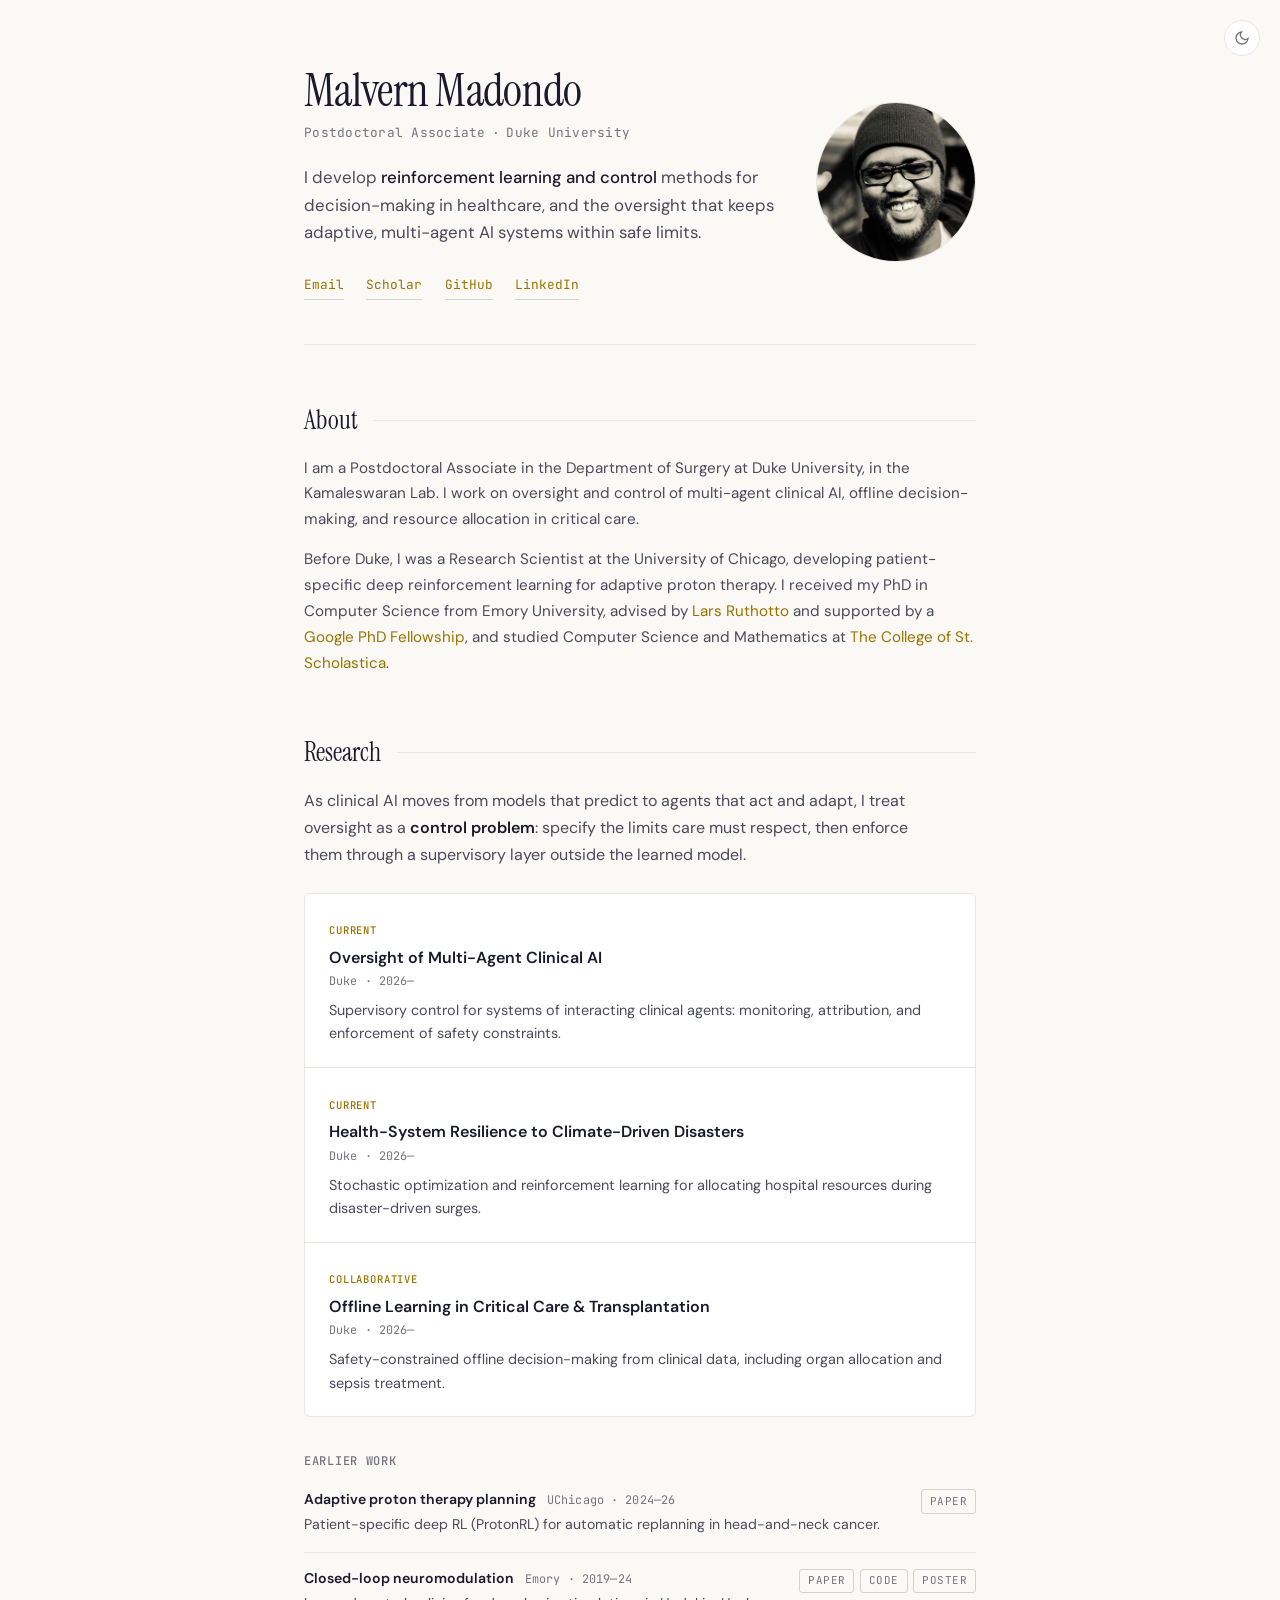
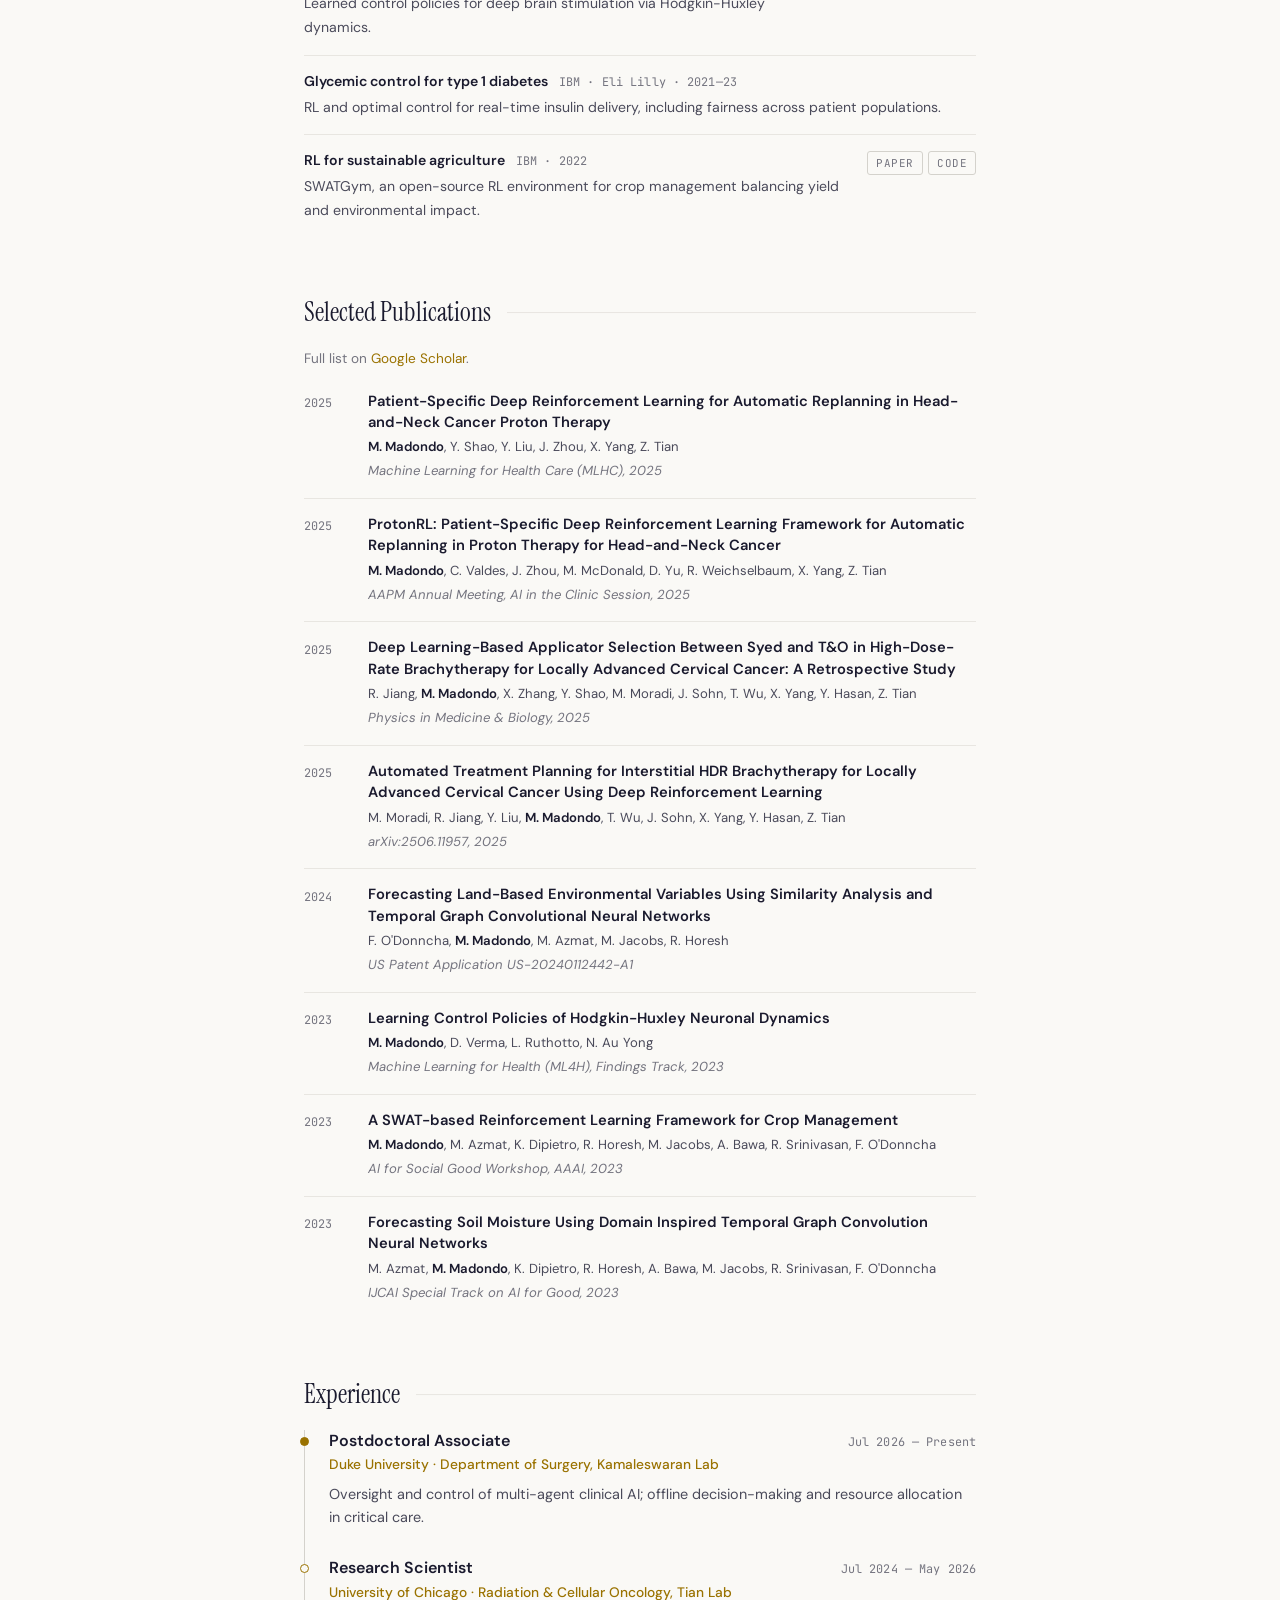
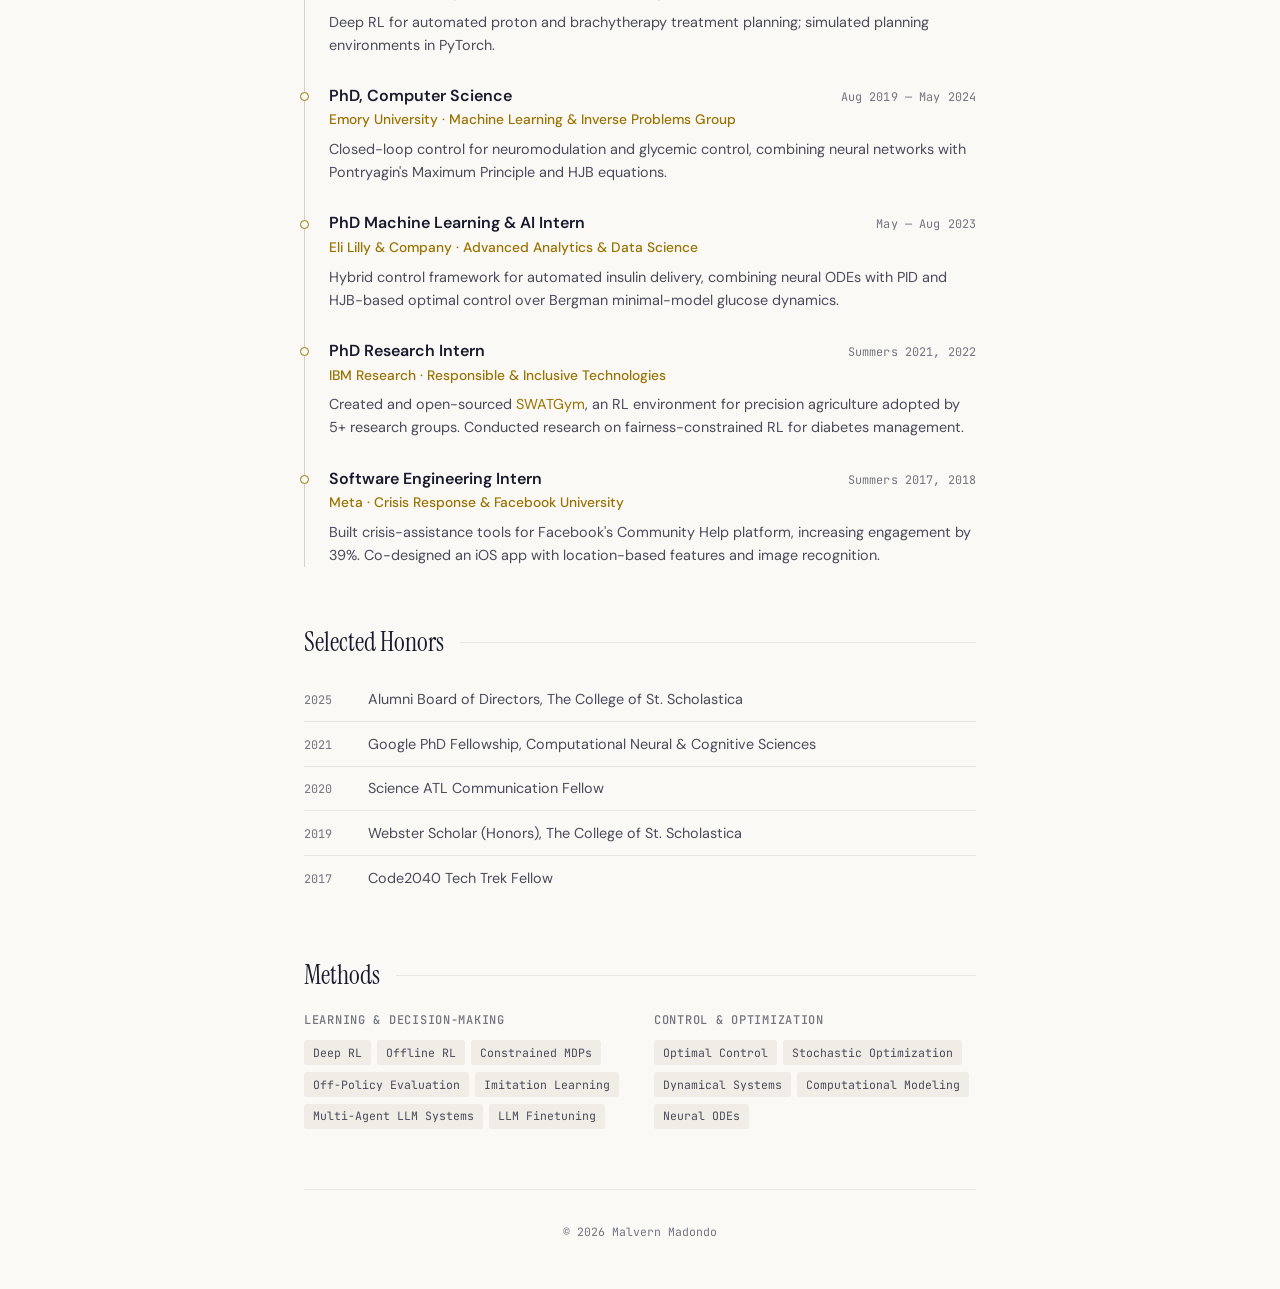
<file: index.html>
<!DOCTYPE html>
<html lang="en">
  <head>
    <meta charset="UTF-8" />
    <meta name="viewport" content="width=device-width, initial-scale=1" />
    <title>Malvern Madondo — Machine Learning for Healthcare</title>
    <meta name="author" content="Malvern Madondo" />
    <meta
      name="description"
      content="Malvern Madondo is a researcher in reinforcement learning and control, building verifiable oversight for adaptive and multi-agent clinical AI."
    />
    <meta name="theme-color" content="#faf9f6" media="(prefers-color-scheme: light)" />
    <meta name="theme-color" content="#0a0f1a" media="(prefers-color-scheme: dark)" />

    <link rel="apple-touch-icon" sizes="180x180" href="/img/apple-touch-icon.png" />
    <link rel="icon" type="image/png" href="/img/favicon-32x32.png" sizes="32x32" />
    <link rel="icon" type="image/png" href="/img/favicon-16x16.png" sizes="16x16" />
    <link rel="shortcut icon" href="/img/favicon.ico" />

    <!-- Apply saved / system theme before paint to avoid a light flash -->
    <script>
      (function () {
        try {
          var saved = localStorage.getItem("theme");
          var dark = saved ? saved === "dark" : window.matchMedia("(prefers-color-scheme: dark)").matches;
          if (dark) document.documentElement.setAttribute("data-theme", "dark");
        } catch (e) {}
      })();
    </script>

    <link rel="preconnect" href="https://fonts.googleapis.com" />
    <link rel="preconnect" href="https://fonts.gstatic.com" crossorigin />
    <link
      href="https://fonts.googleapis.com/css2?family=Instrument+Serif:ital@0;1&family=DM+Sans:ital,opsz,wght@0,9..40,300..700;1,9..40,300..700&family=JetBrains+Mono:wght@400;500&display=swap"
      rel="stylesheet"
    />
    <link rel="stylesheet" href="./style.css?v=2" />
  </head>

  <body>
    <button class="theme-toggle" id="theme-toggle" type="button" aria-label="Toggle dark mode">
      <svg class="icon-moon" width="16" height="16" viewBox="0 0 24 24" fill="none" stroke="currentColor" stroke-width="2" aria-hidden="true"><path d="M21 12.79A9 9 0 1 1 11.21 3 7 7 0 0 0 21 12.79z"/></svg>
      <svg class="icon-sun" width="16" height="16" viewBox="0 0 24 24" fill="none" stroke="currentColor" stroke-width="2" aria-hidden="true"><circle cx="12" cy="12" r="5"/><line x1="12" y1="1" x2="12" y2="3"/><line x1="12" y1="21" x2="12" y2="23"/><line x1="4.22" y1="4.22" x2="5.64" y2="5.64"/><line x1="18.36" y1="18.36" x2="19.78" y2="19.78"/><line x1="1" y1="12" x2="3" y2="12"/><line x1="21" y1="12" x2="23" y2="12"/><line x1="4.22" y1="19.78" x2="5.64" y2="18.36"/><line x1="18.36" y1="5.64" x2="19.78" y2="4.22"/></svg>
    </button>

    <div class="container">
      <!-- ===== Hero ===== -->
      <header class="hero">
        <div class="hero-text">
          <h1 class="hero-name">Malvern Madondo</h1>
          <p class="hero-title">Postdoctoral Associate&ensp;·&ensp;Duke University</p>
          <p class="hero-tagline">
            I develop <em>reinforcement learning and control</em> methods for decision-making in healthcare,
            and the oversight that keeps adaptive, multi-agent AI systems within safe limits.
          </p>
          <nav class="hero-links" aria-label="Contact and profiles">
            <a href="mailto:madondomalvern@gmail.com">Email</a>
            <a href="https://scholar.google.com/citations?user=yYwEzOcAAAAJ&hl=en" target="_blank" rel="noopener">Scholar</a>
            <a href="https://github.com/mmadondo" target="_blank" rel="noopener">GitHub</a>
            <a href="https://www.linkedin.com/in/malvern" target="_blank" rel="noopener">LinkedIn</a>
            <!-- <a href="./docs/Madondo_CV.pdf" target="_blank" rel="noopener">CV</a> -->
          </nav>
        </div>
        <div class="hero-photo">
          <img id="propic" src="./img/face1.jpg" alt="Portrait of Malvern Madondo" width="160" height="160" />
        </div>
      </header>

      <!-- ===== About ===== -->
      <section class="section fade-in" id="about">
        <h2 class="section-title">About</h2>
        <p>
          I am a Postdoctoral Associate in the Department of Surgery at Duke University, in the
          Kamaleswaran Lab. I work on oversight and control of multi-agent clinical AI, offline
          decision-making, and resource allocation in critical care.
        </p>
        <p>
          Before Duke, I was a Research Scientist at the University of Chicago, developing patient-specific
          deep reinforcement learning for adaptive proton therapy. I received my PhD in Computer Science from
          Emory University, advised by <a href="https://www.math.emory.edu/~lruthot/">Lars Ruthotto</a> and supported by a
          <a href="https://research.google/programs-and-events/phd-fellowship/recipients/?filtertab=2021">Google PhD Fellowship</a>,
          and studied Computer Science and Mathematics at <a href="https://www.css.edu/">The College of St. Scholastica</a>.
        </p>
      </section>

      <!-- ===== Research ===== -->
      <section class="section fade-in" id="research">
        <h2 class="section-title">Research</h2>
        <p class="lead">
          As clinical AI moves from models that predict to agents that act and adapt, I treat oversight
          as a <strong>control problem</strong>: specify the limits care must respect, then enforce them
          through a supervisory layer outside the learned model.
        </p>

        <div class="research-grid">
          <article class="research-card">
            <span class="research-tag">Current</span>
            <h3>Oversight of Multi-Agent Clinical AI</h3>
            <p class="meta">Duke · 2026—</p>
            <p>
              Supervisory control for systems of interacting clinical agents: monitoring, attribution,
              and enforcement of safety constraints.
            </p>
          </article>

          <article class="research-card">
            <span class="research-tag">Current</span>
            <h3>Health-System Resilience to Climate-Driven Disasters</h3>
            <p class="meta">Duke · 2026—</p>
            <p>
              Stochastic optimization and reinforcement learning for allocating hospital resources
              during disaster-driven surges.
            </p>
          </article>

          <article class="research-card">
            <span class="research-tag">Collaborative</span>
            <h3>Offline Learning in Critical Care &amp; Transplantation</h3>
            <p class="meta">Duke · 2026—</p>
            <p>
              Safety-constrained offline decision-making from clinical data, including organ allocation
              and sepsis treatment.
            </p>
          </article>
        </div>

        <h3 class="subhead">Earlier work</h3>
        <ul class="earlier-list">
          <li>
            <div>
              <p class="earlier-title">Adaptive proton therapy planning <span class="meta-inline">UChicago · 2024—26</span></p>
              <p>Patient-specific deep RL (ProtonRL) for automatic replanning in head-and-neck cancer.</p>
            </div>
            <div class="chip-links">
              <a href="https://arxiv.org/abs/2506.10073" target="_blank" rel="noopener">paper</a>
            </div>
          </li>
          <li>
            <div>
              <p class="earlier-title">Closed-loop neuromodulation <span class="meta-inline">Emory · 2019—24</span></p>
              <p>Learned control policies for deep brain stimulation via Hodgkin-Huxley dynamics.</p>
            </div>
            <div class="chip-links">
              <a href="https://arxiv.org/abs/2311.07563" target="_blank" rel="noopener">paper</a>
              <a href="https://github.com/mmadondo/HH_control" target="_blank" rel="noopener">code</a>
              <a href="./docs/Malvern_SIAM_MDS22_Poster.pdf" target="_blank" rel="noopener">poster</a>
            </div>
          </li>
          <li>
            <div>
              <p class="earlier-title">Glycemic control for type 1 diabetes <span class="meta-inline">IBM · Eli Lilly · 2021—23</span></p>
              <p>RL and optimal control for real-time insulin delivery, including fairness across patient populations.</p>
            </div>
          </li>
          <li>
            <div>
              <p class="earlier-title">RL for sustainable agriculture <span class="meta-inline">IBM · 2022</span></p>
              <p>SWATGym, an open-source RL environment for crop management balancing yield and environmental impact.</p>
            </div>
            <div class="chip-links">
              <a href="https://arxiv.org/abs/2302.04988" target="_blank" rel="noopener">paper</a>
              <a href="https://github.com/IBM/SWATgym" target="_blank" rel="noopener">code</a>
            </div>
          </li>
        </ul>
      </section>

      <!-- ===== Publications ===== -->
      <section class="section fade-in" id="publications">
        <h2 class="section-title">Selected Publications</h2>
        <p class="note">
          Full list on <a href="https://scholar.google.com/citations?user=yYwEzOcAAAAJ&hl=en" target="_blank" rel="noopener">Google Scholar</a>.
        </p>

        <ol class="pub-list">
          <!-- TODO: add 2026 preprints (lung transplant matching, sepsis clinician-policy modeling) once titles/links are final.
          <li class="pub-item">
            <span class="pub-year">2026</span>
            <div>
              <p class="pub-title">Title</p>
              <p class="pub-authors">Authors</p>
              <p class="pub-venue">arXiv:XXXX.XXXXX</p>
            </div>
          </li>
          -->
          <li class="pub-item">
            <span class="pub-year">2025</span>
            <div>
              <p class="pub-title"><a href="https://arxiv.org/abs/2506.10073" target="_blank" rel="noopener">Patient-Specific Deep Reinforcement Learning for Automatic Replanning in Head-and-Neck Cancer Proton Therapy</a></p>
              <p class="pub-authors"><strong>M. Madondo</strong>, Y. Shao, Y. Liu, J. Zhou, X. Yang, Z. Tian</p>
              <p class="pub-venue">Machine Learning for Health Care (MLHC), 2025</p>
            </div>
          </li>
          <li class="pub-item">
            <span class="pub-year">2025</span>
            <div>
              <p class="pub-title">ProtonRL: Patient-Specific Deep Reinforcement Learning Framework for Automatic Replanning in Proton Therapy for Head-and-Neck Cancer</p>
              <p class="pub-authors"><strong>M. Madondo</strong>, C. Valdes, J. Zhou, M. McDonald, D. Yu, R. Weichselbaum, X. Yang, Z. Tian</p>
              <p class="pub-venue">AAPM Annual Meeting, AI in the Clinic Session, 2025</p>
            </div>
          </li>
          <li class="pub-item">
            <span class="pub-year">2025</span>
            <div>
              <p class="pub-title">Deep Learning-Based Applicator Selection Between Syed and T&amp;O in High-Dose-Rate Brachytherapy for Locally Advanced Cervical Cancer: A Retrospective Study</p>
              <p class="pub-authors">R. Jiang, <strong>M. Madondo</strong>, X. Zhang, Y. Shao, M. Moradi, J. Sohn, T. Wu, X. Yang, Y. Hasan, Z. Tian</p>
              <p class="pub-venue">Physics in Medicine &amp; Biology, 2025</p>
            </div>
          </li>
          <li class="pub-item">
            <span class="pub-year">2025</span>
            <div>
              <p class="pub-title"><a href="https://arxiv.org/abs/2506.11957" target="_blank" rel="noopener">Automated Treatment Planning for Interstitial HDR Brachytherapy for Locally Advanced Cervical Cancer Using Deep Reinforcement Learning</a></p>
              <p class="pub-authors">M. Moradi, R. Jiang, Y. Liu, <strong>M. Madondo</strong>, T. Wu, J. Sohn, X. Yang, Y. Hasan, Z. Tian</p>
              <p class="pub-venue">arXiv:2506.11957, 2025</p>
            </div>
          </li>
          <li class="pub-item">
            <span class="pub-year">2024</span>
            <div>
              <p class="pub-title">Forecasting Land-Based Environmental Variables Using Similarity Analysis and Temporal Graph Convolutional Neural Networks</p>
              <p class="pub-authors">F. O'Donncha, <strong>M. Madondo</strong>, M. Azmat, M. Jacobs, R. Horesh</p>
              <p class="pub-venue">US Patent Application US-20240112442-A1</p>
            </div>
          </li>
          <li class="pub-item">
            <span class="pub-year">2023</span>
            <div>
              <p class="pub-title"><a href="https://arxiv.org/abs/2311.07563" target="_blank" rel="noopener">Learning Control Policies of Hodgkin-Huxley Neuronal Dynamics</a></p>
              <p class="pub-authors"><strong>M. Madondo</strong>, D. Verma, L. Ruthotto, N. Au Yong</p>
              <p class="pub-venue">Machine Learning for Health (ML4H), Findings Track, 2023</p>
            </div>
          </li>
          <li class="pub-item">
            <span class="pub-year">2023</span>
            <div>
              <p class="pub-title"><a href="https://arxiv.org/abs/2302.04988" target="_blank" rel="noopener">A SWAT-based Reinforcement Learning Framework for Crop Management</a></p>
              <p class="pub-authors"><strong>M. Madondo</strong>, M. Azmat, K. Dipietro, R. Horesh, M. Jacobs, A. Bawa, R. Srinivasan, F. O'Donncha</p>
              <p class="pub-venue">AI for Social Good Workshop, AAAI, 2023</p>
            </div>
          </li>
          <li class="pub-item">
            <span class="pub-year">2023</span>
            <div>
              <p class="pub-title">Forecasting Soil Moisture Using Domain Inspired Temporal Graph Convolution Neural Networks</p>
              <p class="pub-authors">M. Azmat, <strong>M. Madondo</strong>, K. Dipietro, R. Horesh, A. Bawa, M. Jacobs, R. Srinivasan, F. O'Donncha</p>
              <p class="pub-venue">IJCAI Special Track on AI for Good, 2023</p>
            </div>
          </li>
        </ol>
      </section>

      <!-- ===== Experience ===== -->
      <section class="section fade-in" id="experience">
        <h2 class="section-title">Experience</h2>
        <div class="timeline">
          <article class="timeline-item current">
            <div class="timeline-header">
              <h3>Postdoctoral Associate</h3>
              <span class="timeline-date">Jul 2026 — Present</span>
            </div>
            <p class="timeline-org">Duke University · Department of Surgery, Kamaleswaran Lab</p>
            <p>Oversight and control of multi-agent clinical AI; offline decision-making and resource allocation in critical care.</p>
          </article>

          <article class="timeline-item">
            <div class="timeline-header">
              <h3>Research Scientist</h3>
              <span class="timeline-date">Jul 2024 — May 2026</span>
            </div>
            <p class="timeline-org">University of Chicago · Radiation &amp; Cellular Oncology, Tian Lab</p>
            <p>Deep RL for automated proton and brachytherapy treatment planning; simulated planning environments in PyTorch.</p>
          </article>

          <article class="timeline-item">
            <div class="timeline-header">
              <h3>PhD, Computer Science</h3>
              <span class="timeline-date">Aug 2019 — May 2024</span>
            </div>
            <p class="timeline-org">Emory University · Machine Learning &amp; Inverse Problems Group</p>
            <p>Closed-loop control for neuromodulation and glycemic control, combining neural networks with Pontryagin's Maximum Principle and HJB equations.</p>
          </article>

          <article class="timeline-item">
            <div class="timeline-header">
              <h3>PhD Machine Learning &amp; AI Intern</h3>
              <span class="timeline-date">May — Aug 2023</span>
            </div>
            <p class="timeline-org">Eli Lilly &amp; Company · Advanced Analytics &amp; Data Science</p>
            <p>
              Hybrid control framework for automated insulin delivery, combining neural ODEs with PID and
              HJB-based optimal control over Bergman minimal-model glucose dynamics.
            </p>
          </article>

          <article class="timeline-item">
            <div class="timeline-header">
              <h3>PhD Research Intern</h3>
              <span class="timeline-date">Summers 2021, 2022</span>
            </div>
            <p class="timeline-org">IBM Research · Responsible &amp; Inclusive Technologies</p>
            <p>
              Created and open-sourced <a href="https://github.com/IBM/SWATgym" target="_blank" rel="noopener">SWATGym</a>,
              an RL environment for precision agriculture adopted by 5+ research groups. Conducted research on fairness-constrained
              RL for diabetes management.
            </p>
          </article>

          <article class="timeline-item">
            <div class="timeline-header">
              <h3>Software Engineering Intern</h3>
              <span class="timeline-date">Summers 2017, 2018</span>
            </div>
            <p class="timeline-org">Meta · Crisis Response &amp; Facebook University</p>
            <p>
              Built crisis-assistance tools for Facebook's Community Help platform, increasing engagement by 39%. Co-designed
              an iOS app with location-based features and image recognition.
            </p>
          </article>
        </div>
      </section>

      <!-- ===== Honors ===== -->
      <section class="section fade-in" id="honors">
        <h2 class="section-title">Selected Honors</h2>
        <ul class="plain-list">
          <li><span class="year">2025</span><span>Alumni Board of Directors, The College of St. Scholastica</span></li>
          <li><span class="year">2021</span><span>Google PhD Fellowship, Computational Neural &amp; Cognitive Sciences</span></li>
          <li><span class="year">2020</span><span>Science ATL Communication Fellow</span></li>
          <li><span class="year">2019</span><span>Webster Scholar (Honors), The College of St. Scholastica</span></li>
          <li><span class="year">2017</span><span>Code2040 Tech Trek Fellow</span></li>
        </ul>
      </section>

      <!-- ===== Methods ===== -->
      <section class="section fade-in" id="methods">
        <h2 class="section-title">Methods</h2>
        <div class="skills-group">
          <div>
            <h4>Learning &amp; Decision-Making</h4>
            <div class="skill-tags">
              <span>Deep RL</span><span>Offline RL</span><span>Constrained MDPs</span>
              <span>Off-Policy Evaluation</span><span>Imitation Learning</span><span>Multi-Agent LLM Systems</span>
              <span>LLM Finetuning</span>
            </div>
          </div>
          <div>
            <h4>Control &amp; Optimization</h4>
            <div class="skill-tags">
              <span>Optimal Control</span><span>Stochastic Optimization</span><span>Dynamical Systems</span>
              <span>Computational Modeling</span><span>Neural ODEs</span>
            </div>
          </div>
        </div>
      </section>

      <footer class="footer">
        <p>&copy; <span id="year"></span> Malvern Madondo</p>
      </footer>
    </div>

    <script src="./script.js?v=2"></script>
  </body>
</html>
</file>
<file: style.css>
/* ============================================================
   Malvern Madondo — Personal Site
   Editorial / scholarly, minimal
   ============================================================ */

:root {
  --bg:       #faf9f6;
  --surface:  #ffffff;
  --text:     #1a1a2e;
  --text-2:   #4a4a5a;
  --text-3:   #74747f;
  --accent:   #9a7200;
  --accent-2: #7a5a00;
  --border:   #e8e6e1;
  --border-2: #d4d2cc;
  --tag-bg:   #f0ede6;
  --hover:    rgba(154, 114, 0, 0.05);

  --font-display: "Instrument Serif", Georgia, serif;
  --font-body:    "DM Sans", -apple-system, BlinkMacSystemFont, sans-serif;
  --font-mono:    "JetBrains Mono", ui-monospace, monospace;

  --max-width: 720px;
  --gap:       3.75rem;
  --ease:      0.25s cubic-bezier(0.4, 0, 0.2, 1);
}

:root[data-theme="dark"] {
  --bg:       #0a0f1a;
  --surface:  #111827;
  --text:     #e8e6e1;
  --text-2:   #a8a8b8;
  --text-3:   #7d7d8d;
  --accent:   #d4a017;
  --accent-2: #e8b830;
  --border:   #1e2636;
  --border-2: #2a3346;
  --tag-bg:   #1a2030;
  --hover:    rgba(212, 160, 23, 0.06);
}

/* ---- Base ---- */
*, *::before, *::after { margin: 0; padding: 0; box-sizing: border-box; }

html { font-size: 16px; scroll-behavior: smooth; -webkit-text-size-adjust: 100%; }

body {
  font-family: var(--font-body);
  line-height: 1.7;
  color: var(--text);
  background: var(--bg);
  transition: background-color var(--ease), color var(--ease);
  -webkit-font-smoothing: antialiased;
  -moz-osx-font-smoothing: grayscale;
}

::selection { background: var(--accent); color: #fff; }
img { display: block; max-width: 100%; }

.container {
  max-width: var(--max-width);
  margin: 0 auto;
  padding: 4rem 1.5rem 2rem;
}

h1, h2 { font-family: var(--font-display); font-weight: 400; line-height: 1.15; }
h3 { font-size: 1rem; font-weight: 600; line-height: 1.35; color: var(--text); }
h4 {
  font-family: var(--font-mono);
  font-size: 0.75rem;
  font-weight: 500;
  letter-spacing: 0.06em;
  text-transform: uppercase;
  color: var(--text-3);
  margin-bottom: 0.6rem;
}

p { color: var(--text-2); font-size: 0.95rem; margin-bottom: 0.9rem; }
p:last-child { margin-bottom: 0; }
strong { font-weight: 600; color: var(--text); }

a {
  color: var(--accent);
  text-decoration: none;
  border-bottom: 1px solid transparent;
  transition: color var(--ease), border-color var(--ease);
}
a:hover { color: var(--accent-2); border-bottom-color: currentColor; }
a:focus-visible, button:focus-visible { outline: 2px solid var(--accent); outline-offset: 3px; border-radius: 2px; }

/* ---- Theme toggle ---- */
.theme-toggle {
  position: fixed;
  top: 1.25rem;
  right: 1.25rem;
  z-index: 10;
  display: grid;
  place-items: center;
  width: 36px;
  height: 36px;
  border-radius: 50%;
  border: 1px solid var(--border);
  background: var(--surface);
  color: var(--text-3);
  cursor: pointer;
  transition: color var(--ease), border-color var(--ease);
}
.theme-toggle:hover { color: var(--accent); border-color: var(--accent); }
.theme-toggle .icon-sun { display: none; }
:root[data-theme="dark"] .theme-toggle .icon-sun { display: block; }
:root[data-theme="dark"] .theme-toggle .icon-moon { display: none; }

/* ============================================================
   HERO
   ============================================================ */
.hero {
  display: flex;
  align-items: center;
  gap: 2.5rem;
  padding-bottom: 2.75rem;
  margin-bottom: var(--gap);
  border-bottom: 1px solid var(--border);
  animation: rise 0.7s ease-out both;
}
.hero-text { flex: 1; min-width: 0; }

.hero-name {
  font-size: 2.9rem;
  letter-spacing: -0.015em;
  margin-bottom: 0.3rem;
}

.hero-title {
  font-family: var(--font-mono);
  font-size: 0.8rem;
  letter-spacing: 0.02em;
  color: var(--text-3);
  margin-bottom: 1.25rem;
}

.hero-tagline {
  font-size: 1.05rem;
  line-height: 1.65;
  margin-bottom: 1.5rem;
  max-width: 34rem;
}
.hero-tagline em { font-style: normal; font-weight: 500; color: var(--text); }

.hero-links { display: flex; flex-wrap: wrap; gap: 0.25rem 1.4rem; }
.hero-links a {
  font-family: var(--font-mono);
  font-size: 0.8rem;
  padding: 0.2rem 0;
  border-bottom-color: var(--border-2);
}
.hero-links a:hover { border-bottom-color: var(--accent); }

.hero-photo { flex-shrink: 0; }
.hero-photo img {
  width: 160px;
  height: 160px;
  border-radius: 50%;
  object-fit: cover;
  border: 1px solid var(--border);
  transition: opacity 0.4s ease;
}

/* ============================================================
   SECTIONS
   ============================================================ */
.section { margin-bottom: var(--gap); }

.section-title {
  font-size: 1.65rem;
  margin-bottom: 1.25rem;
  display: flex;
  align-items: baseline;
  gap: 1rem;
}
.section-title::after {
  content: "";
  flex: 1;
  height: 1px;
  background: var(--border);
  transform: translateY(-0.3em);
}

.lead { font-size: 1rem; color: var(--text-2); max-width: 38rem; }
.note { font-size: 0.85rem; color: var(--text-3); margin-bottom: 1.25rem; }

.meta, .meta-inline, .timeline-date, .pub-year, .year {
  font-family: var(--font-mono);
  font-size: 0.74rem;
  color: var(--text-3);
  letter-spacing: 0.01em;
}
.meta { margin-bottom: 0.5rem; }
.meta-inline { margin-left: 0.5rem; font-weight: 400; white-space: nowrap; }

.subhead {
  font-family: var(--font-mono);
  font-size: 0.75rem;
  font-weight: 500;
  letter-spacing: 0.06em;
  text-transform: uppercase;
  color: var(--text-3);
  margin: 2.25rem 0 0.25rem;
}

/* ---- Research ---- */
.research-grid {
  display: grid;
  gap: 1px;
  margin-top: 1.5rem;
  background: var(--border);
  border: 1px solid var(--border);
  border-radius: 6px;
  overflow: hidden;
}
.research-card {
  background: var(--surface);
  padding: 1.35rem 1.5rem;
  transition: background var(--ease);
}
.research-card:hover { background: var(--hover); }
.research-card h3 { margin-bottom: 0.2rem; }
.research-card p:last-child { font-size: 0.9rem; line-height: 1.6; }

.research-tag {
  display: inline-block;
  font-family: var(--font-mono);
  font-size: 0.66rem;
  font-weight: 500;
  letter-spacing: 0.08em;
  text-transform: uppercase;
  color: var(--accent);
  margin-bottom: 0.4rem;
}

.earlier-list { list-style: none; }
.earlier-list li {
  display: flex;
  justify-content: space-between;
  align-items: flex-start;
  gap: 1.25rem;
  padding: 0.9rem 0;
  border-bottom: 1px solid var(--border);
}
.earlier-list li:last-child { border-bottom: none; }
.earlier-list p { font-size: 0.88rem; margin-bottom: 0; }
.earlier-title { font-weight: 600; color: var(--text) !important; margin-bottom: 0.1rem !important; }

.chip-links { display: flex; gap: 0.35rem; flex-shrink: 0; padding-top: 0.1rem; }
.chip-links a {
  font-family: var(--font-mono);
  font-size: 0.68rem;
  letter-spacing: 0.04em;
  text-transform: uppercase;
  padding: 0.12rem 0.5rem;
  border: 1px solid var(--border-2);
  border-radius: 3px;
  color: var(--text-3);
}
.chip-links a:hover { color: var(--accent); border-color: var(--accent); }

/* ---- Publications ---- */
.pub-list { list-style: none; }
.pub-item {
  display: flex;
  gap: 1.25rem;
  padding: 0.95rem 0;
  border-bottom: 1px solid var(--border);
}
.pub-item:first-child { padding-top: 0; }
.pub-item:last-child { border-bottom: none; }
.pub-year { flex-shrink: 0; min-width: 2.75rem; padding-top: 0.15rem; }

.pub-title { font-size: 0.92rem; font-weight: 600; line-height: 1.45; color: var(--text); margin-bottom: 0.2rem; }
.pub-title a { color: var(--text); }
.pub-title a:hover { color: var(--accent); }
.pub-authors { font-size: 0.82rem; margin-bottom: 0.1rem; }
.pub-venue { font-size: 0.82rem; font-style: italic; color: var(--text-3); }

/* ---- Experience ---- */
.timeline { border-left: 1px solid var(--border-2); padding-left: 1.5rem; }
.timeline-item { position: relative; padding-bottom: 1.75rem; }
.timeline-item:last-child { padding-bottom: 0; }
.timeline-item::before {
  content: "";
  position: absolute;
  left: calc(-1.5rem - 5px);
  top: 0.45rem;
  width: 9px;
  height: 9px;
  border-radius: 50%;
  background: var(--bg);
  border: 1.5px solid var(--accent);
}
.timeline-item.current::before { background: var(--accent); }

.timeline-header { display: flex; justify-content: space-between; align-items: baseline; gap: 1rem; flex-wrap: wrap; }
.timeline-date { white-space: nowrap; }
.timeline-org { font-size: 0.86rem; font-weight: 500; color: var(--accent); margin: 0.1rem 0 0.4rem; }
.timeline-item p:last-child { font-size: 0.9rem; line-height: 1.6; }

/* ---- Honors ---- */
.plain-list { list-style: none; }
.plain-list li {
  display: flex;
  gap: 1.25rem;
  align-items: baseline;
  padding: 0.6rem 0;
  border-bottom: 1px solid var(--border);
  font-size: 0.9rem;
  color: var(--text-2);
}
.plain-list li:last-child { border-bottom: none; }
.year { flex-shrink: 0; min-width: 2.75rem; }

/* ---- Methods ---- */
.skills-group { display: grid; grid-template-columns: repeat(2, 1fr); gap: 1.75rem; }
.skill-tags { display: flex; flex-wrap: wrap; gap: 0.4rem; }
.skill-tags span {
  font-family: var(--font-mono);
  font-size: 0.72rem;
  color: var(--text-2);
  background: var(--tag-bg);
  padding: 0.18rem 0.55rem;
  border-radius: 3px;
}

/* ---- Footer ---- */
.footer {
  margin-top: 2rem;
  padding: 2rem 0 1rem;
  border-top: 1px solid var(--border);
  text-align: center;
}
.footer p { font-family: var(--font-mono); font-size: 0.72rem; color: var(--text-3); }

/* ============================================================
   MOTION
   ============================================================ */
.fade-in { opacity: 0; transform: translateY(14px); transition: opacity 0.6s ease-out, transform 0.6s ease-out; }
.fade-in.visible { opacity: 1; transform: none; }

@keyframes rise {
  from { opacity: 0; transform: translateY(12px); }
  to   { opacity: 1; transform: none; }
}

@media (prefers-reduced-motion: reduce) {
  html { scroll-behavior: auto; }
  .hero { animation: none; }
  .fade-in { opacity: 1; transform: none; transition: none; }
}

/* ============================================================
   RESPONSIVE
   ============================================================ */
@media (max-width: 680px) {
  .container { padding: 3.5rem 1rem 1.5rem; }
  .hero { flex-direction: column-reverse; align-items: flex-start; gap: 1.5rem; }
  .hero-name { font-size: 2.2rem; }
  .hero-photo img { width: 112px; height: 112px; }
  .section-title { font-size: 1.4rem; }
  .skills-group { grid-template-columns: 1fr; }
  .pub-item { flex-direction: column; gap: 0.2rem; }
  .earlier-list li { flex-direction: column; gap: 0.5rem; }
  .meta-inline { display: block; margin-left: 0; }
  .timeline-header { flex-direction: column; gap: 0; }
}

/* ---- Print ---- */
@media print {
  body { background: #fff; color: #000; font-size: 10.5pt; }
  .theme-toggle, .hero-photo { display: none; }
  .fade-in { opacity: 1 !important; transform: none !important; }
  a { color: #000; border: none; }
  .section { page-break-inside: avoid; }
}
</file>
